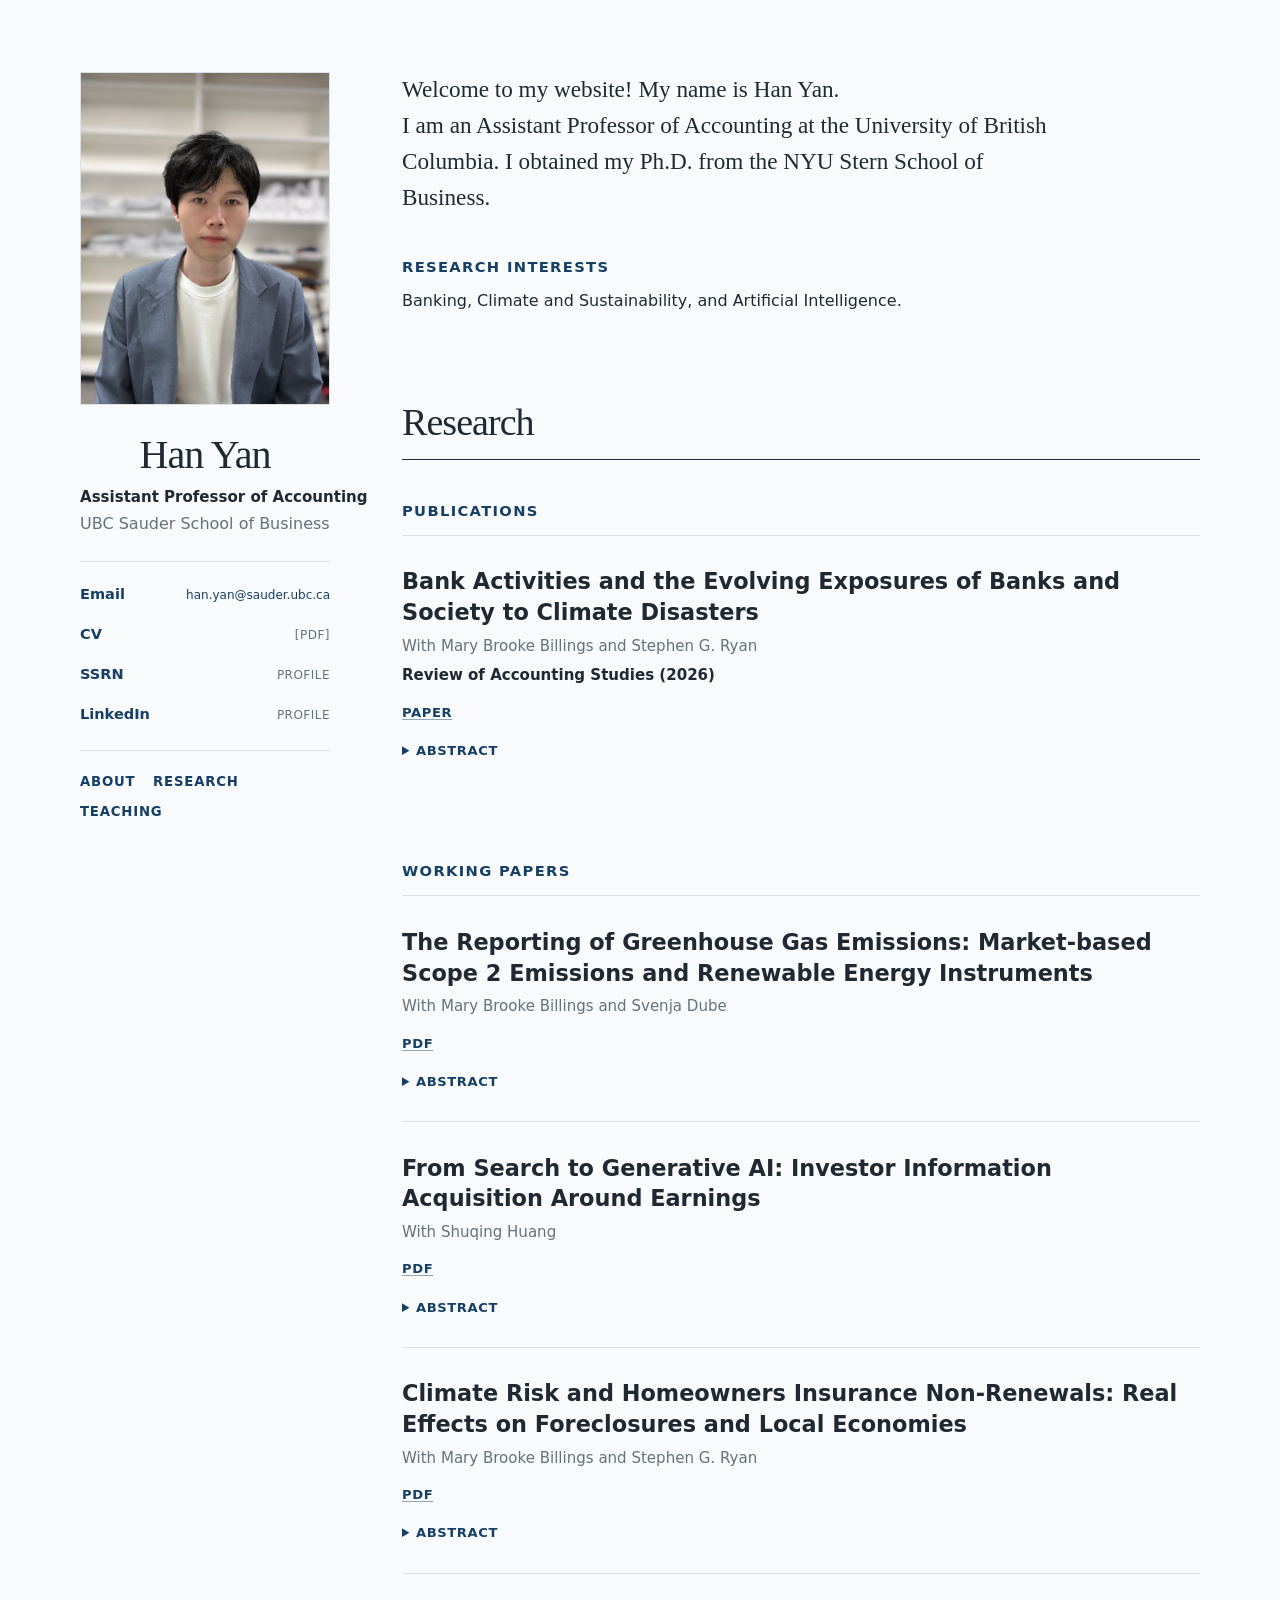
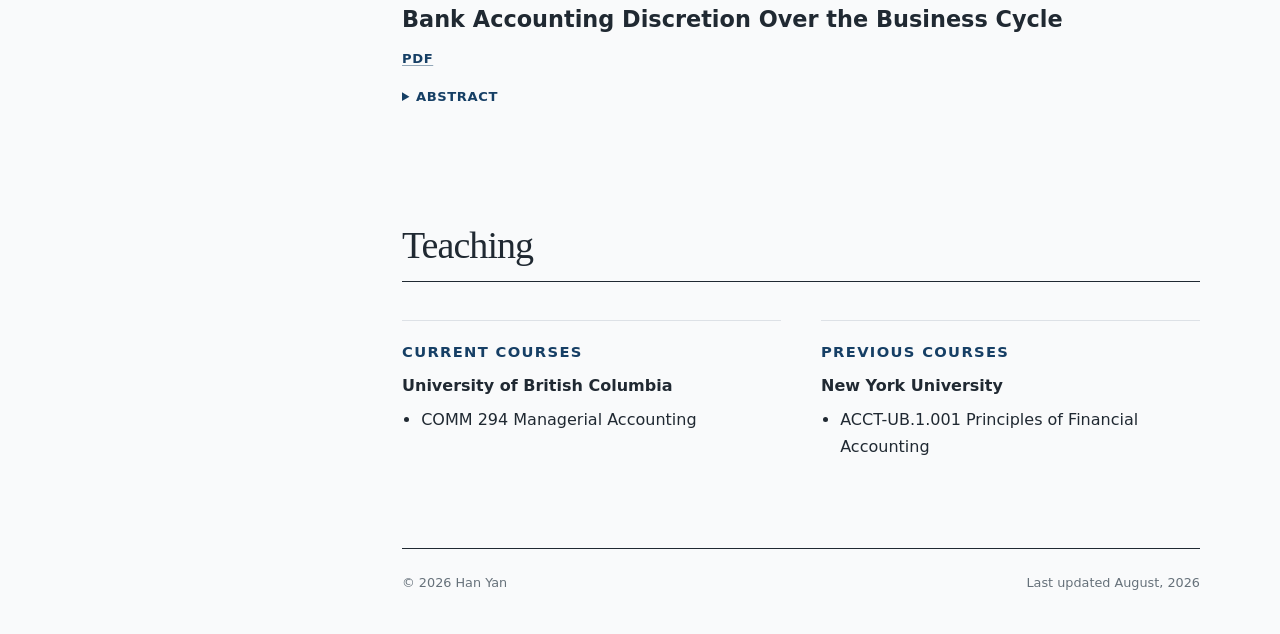
<file: index.html>
<!doctype html>
<html lang="en">
  <head>
    <meta charset="utf-8">
    <meta name="description" content="Academic website for Han Yan, Assistant Professor of Accounting at the UBC Sauder School of Business.">
    <meta name="theme-color" content="#ffffff">
    <title>Han Yan | UBC Sauder School of Business</title>
    <!-- EASY MAINTENANCE: Change fonts, colors, widths, and spacing in site-settings.css. -->
    <link rel="stylesheet" href="site-settings.css?v=20260725-8">
    <link rel="stylesheet" href="style.css?v=20260725-8">
    <!-- SEO: Structured data helps Google associate this page with the name "Han Yan" and UBC. Keep in sync with the profile links below if they change. -->
    <script type="application/ld+json">
    {
      "@context": "https://schema.org",
      "@type": "Person",
      "name": "Han Yan",
      "url": "https://hanyan01.github.io",
      "image": "https://hanyan01.github.io/assets/profile.jpg",
      "jobTitle": "Assistant Professor of Accounting",
      "affiliation": {
        "@type": "CollegeOrUniversity",
        "name": "UBC Sauder School of Business",
        "alternateName": "UBC",
        "url": "https://www.sauder.ubc.ca"
      },
      "alumniOf": {
        "@type": "CollegeOrUniversity",
        "name": "NYU Stern School of Business"
      },
      "email": "mailto:han.yan@sauder.ubc.ca",
      "sameAs": [
        "https://papers.ssrn.com/sol3/cf_dev/AbsByAuth.cfm?per_id=5510582",
        "https://www.linkedin.com/in/yan-han-266a1a36/"
      ]
    }
    </script>
  </head>
  <body>
    <a class="skip-link" href="#main-content">Skip to main content</a>

    <div class="site-shell">
      <aside class="profile" aria-labelledby="profile-name">
        <div class="profile-inner">
          <img
            class="profile-photo"
            src="assets/profile.jpg?v=20260809-1"
            alt="Han Yan"
            width="480"
            height="640"
          >

          <header class="profile-heading">
            <h1 id="profile-name">Han Yan</h1>
            <p class="profile-title">Assistant Professor of Accounting</p>
            <p class="profile-affiliation">UBC Sauder School of Business</p>
          </header>

          <!-- UPDATE: PROFILE LINKS — Replace the URLs below when your profiles change. -->
          <div class="profile-links" aria-label="Profile links">
            <a class="profile-link" href="mailto:han.yan@sauder.ubc.ca">
              <span>Email</span>
              <span class="contact-address">han.yan@sauder.ubc.ca</span>
            </a>
            <a
              class="profile-link"
              href="assets/Han_Yan_CV_Editable.pdf?v=20260809-2"
              target="_blank"
              rel="noopener noreferrer"
            >
              <span>CV</span>
              <span aria-hidden="true">[PDF]</span>
            </a>
            <a
              class="profile-link"
              href="https://papers.ssrn.com/sol3/cf_dev/AbsByAuth.cfm?per_id=5510582"
              target="_blank"
              rel="noopener noreferrer"
            >
              <span>SSRN</span>
              <span aria-hidden="true">Profile</span>
            </a>
            <a
              class="profile-link"
              href="https://www.linkedin.com/in/yan-han-266a1a36/"
              target="_blank"
              rel="noopener noreferrer"
            >
              <span>LinkedIn</span>
              <span aria-hidden="true">Profile</span>
            </a>
          </div>

          <nav class="section-nav" aria-label="Page sections">
            <a href="#about">About</a>
            <a href="#research">Research</a>
            <a href="#teaching">Teaching</a>
          </nav>
        </div>
      </aside>

      <main id="main-content" tabindex="-1">
        <section id="about" class="content-section intro-section" aria-label="About Han Yan">
          <!-- UPDATE: BIOGRAPHY — Replace this short factual introduction with the approved biography. -->
          <p class="lead">
            Welcome to my website! My name is Han Yan.<br>
            I am an Assistant Professor of Accounting at the University of British
            Columbia. I obtained my Ph.D. from the NYU Stern School of Business.
          </p>

          <div class="interest-block">
            <h3>Research interests</h3>
            <p class="interest-copy">Banking, Climate and Sustainability, and Artificial Intelligence.</p>
          </div>
        </section>

        <section id="research" class="content-section" aria-labelledby="research-heading">
          <div class="section-heading">
            <h2 id="research-heading">Research</h2>
          </div>

          <section class="research-group" aria-labelledby="publications-heading">
            <div class="subsection-heading">
              <h3 id="publications-heading">Publications</h3>
            </div>

            <!-- UPDATE: RESEARCH PAPERS — Replace this message with one .paper entry per publication. -->
            <!-- UPDATE: PUBLICATION STATUS — Enter the journal, year, and current publication status in .paper-status. -->
            <!--
              PAPER TEMPLATE (copy into .paper-list):
              <article class="paper">
                <h4 class="paper-title">Paper title</h4>
                <p class="paper-authors">With coauthor names</p>
                <p class="paper-status">Journal or current status</p>
                <div class="paper-links" aria-label="Resources for Paper title">
                  <a href="URL">Paper</a>
                  <a href="URL">Data</a>
                  <a href="URL">Code</a>
                  <a href="URL">Slides</a>
                </div>
                <details>
                  <summary>Abstract</summary>
                  <p>Approved abstract text.</p>
                </details>
              </article>
            -->
            <div class="paper-list">
              <article class="paper">
                <h4 class="paper-title">Bank Activities and the Evolving Exposures of Banks and Society to Climate Disasters</h4>
                <p class="paper-authors">With Mary Brooke Billings and Stephen G. Ryan</p>
                <p class="paper-status">Review of Accounting Studies (2026)</p>
                <div
                  class="paper-links"
                  aria-label="Resources for Bank Activities and the Evolving Exposures of Banks and Society to Climate Disasters"
                >
                  <a
                    href="https://link.springer.com/article/10.1007/s11142-026-09968-x"
                    target="_blank"
                    rel="noopener noreferrer"
                  >Paper</a>
                </div>
                <details>
                  <summary>Abstract</summary>
                  <p>
                    Research finds that climate disasters have had minimal effects on banks&rsquo; performance to date, and it has devoted limited attention to how banks shape societal exposure to the disasters. This study addresses this puzzle and gap. Examining the share price reactions of banks affected by billion-dollar disasters from 1994&ndash;2024, we find that on average these banks lost market value around the disasters exceeding 10 percent of the estimated damages, with this percentage more than doubling during the sample period. We next show that banks&rsquo; county-level mortgage lending is positively associated with property exposures to disasters and FEMA appropriations when disasters occur. Finally, we show that banks open new branches in counties that experience growth in socially advantaged population, especially counties with high climate risks. Given accelerating climate change, property-casualty insurers backing away from climate-risky counties, and FEMA&rsquo;s uncertain status, our evidence highlights growing climate-related costs for banks and society.
                  </p>
                </details>
              </article>
            </div>
          </section>

          <section class="research-group" aria-labelledby="working-papers-heading">
            <div class="subsection-heading">
              <h3 id="working-papers-heading">Working Papers</h3>
            </div>

            <!-- UPDATE: RESEARCH PAPERS — Use the paper template above for each working paper. Omit .paper-status; working papers don't show a status line. Use a single "PDF" link: point it to the SSRN URL if one exists, otherwise to the local assets/ PDF. -->
            <div class="paper-list">
              <article class="paper">
                <h4 class="paper-title">The Reporting of Greenhouse Gas Emissions: Market-based Scope 2 Emissions and Renewable Energy Instruments</h4>
                <p class="paper-authors">With Mary Brooke Billings and Svenja Dube</p>
                <div
                  class="paper-links"
                  aria-label="Resources for The Reporting of Greenhouse Gas Emissions: Market-based Scope 2 Emissions and Renewable Energy Instruments"
                >
                  <a
                    href="https://papers.ssrn.com/sol3/papers.cfm?abstract_id=6888718"
                    target="_blank"
                    rel="noopener noreferrer"
                  >PDF</a>
                </div>
                <details>
                  <summary>Abstract</summary>
                  <p>
                    We examine whether the current protocol for reporting Scope 2 greenhouse gas emissions motivates firms to direct their decarbonization efforts toward the use of market-based instruments to &ldquo;buy-down&rdquo; their environmental impact as opposed to engaging in real mitigation activities that offer greater credibility and impact in the context of global efforts to decarbonize. To do so, we conduct a difference-in-differences analysis surrounding the release of Scope 2 guidance by the Greenhouse Gas Protocol in 2015, which introduced the dual reporting of both a location-based and a market-based method for calculating emissions. Our findings suggest that the introduction of the market-based approach (which allows the purchase of renewable energy instruments to reduce reported emissions) prompted firms to change the nature of their mitigation efforts. In particular, our evidence indicates that market-based reporting motivated firms to choose cost-efficient means to achieve emissions targets at the expense of changes in real behavior that create additionality&mdash;i.e., the creation of policies or other interventions that result in emissions reductions over and above what would have occurred independently. We further show that this shift is stronger among firms with active (and more ambitious) Scope 2 emissions targets, consistent with targets increasing the demand for reported reductions when near-term physical abatement is costly. Overall, our evidence highlights how emissions reporting protocols can shape firms&rsquo; efforts to achieve emission-reduction goals, with direct implications for ongoing Scope 2 standard-setting debates as well as the mapping of firms&rsquo; contractual claims to their real-world emissions impact.
                  </p>
                </details>
              </article>
              <article class="paper">
                <h4 class="paper-title">From Search to Generative AI: Investor Information Acquisition Around Earnings</h4>
                <p class="paper-authors">With Shuqing Huang</p>
                <div
                  class="paper-links"
                  aria-label="Resources for From Search to Generative AI: Investor Information Acquisition Around Earnings"
                >
                  <a
                    href="https://papers.ssrn.com/sol3/papers.cfm?abstract_id=7221562"
                    target="_blank"
                    rel="noopener noreferrer"
                  >PDF</a>
                </div>
                <details>
                  <summary>Abstract</summary>
                  <p>
                    Generative AI (GenAI) platforms are increasingly used to interpret public financial disclosures, potentially reshaping investor information acquisition. Using daily web-traffic data for leading GenAI platforms and major search engines, we document a pronounced reallocation of investor attention toward GenAI on earnings-announcement days, while traditional search traffic shows no comparable response. This shift is stronger when announcing firms are more complex, earnings surprises are larger, and retail participation is higher. GenAI platforms also generate disproportionately more referral traffic to free financial websites during earnings periods, consistent with investors using GenAI as a gateway for financial information. At the firm level, greater GenAI activity during earnings periods is associated with lower illiquidity and narrower bid-ask spreads, concentrated among high-retail-attention firms. These effects are specific to earnings announcements and attenuate after Google integrates synthesis into its search interface. Overall, the evidence suggests GenAI is broadening access to interpreted financial information around earnings disclosures.
                  </p>
                </details>
              </article>
              <article class="paper">
                <h4 class="paper-title">Climate Risk and Homeowners Insurance Non-Renewals: Real Effects on Foreclosures and Local Economies</h4>
                <p class="paper-authors">With Mary Brooke Billings and Stephen G. Ryan</p>
                <div
                  class="paper-links"
                  aria-label="Resources for Climate Risk and Homeowners Insurance Non-Renewals: Real Effects on Foreclosures and Local Economies"
                >
                  <a
                    href="https://papers.ssrn.com/sol3/papers.cfm?abstract_id=7273638"
                    target="_blank"
                    rel="noopener noreferrer"
                  >PDF</a>
                </div>
                <details>
                  <summary>Abstract</summary>
                  <p>
                    Research shows that increased homeowners insurance premiums strain household finances and that home foreclosures depress local economic activity. Motivated by the growing uninsurability of homes in climate-risky areas, we examine effects of insurer-initiated nonrenewals of homeowners insurance policies using county-year non-renewals during 2018-2023 from the U.S. Senate Budget Committee. We expect that non-renewals have more economically and socially adverse effects than premium increases because non-renewals suggest insurers cannot adequately evaluate, manage, or price risks, and because mortgage contracts require hazard insurance on the mortgaged property. We first show that non-renewals are positively associated with three-year average climate-disaster damages in that county and in other counties in the state, with these associations concentrated in states that are served by financially weaker insurers, that require pre-approval of insurance rates, and that experience more uncertain climate-disaster losses. We then estimate the effects of non-renewals on foreclosures and local economic variables using a shift-share-style instrument for non-renewals and find that instrumented non-renewals are significantly positively associated with foreclosure rates, with this association concentrated in states with fewer insurers, no insurer of last resort, and non-judicial foreclosure. We further find that these effects of non-renewals are concentrated in counties with more socially vulnerable populations. Lastly, we find that instrumented non-renewals are associated with reduced housing values (especially for low-value properties), retail sales, and homeownership rates, with most of these effects being larger in high-foreclosure counties. Our findings suggest that preserving housing insurability given accelerating climate change is a central challenge for policymakers.
                  </p>
                </details>
              </article>
              <article class="paper">
                <h4 class="paper-title">Bank Accounting Discretion Over the Business Cycle</h4>
                <div
                  class="paper-links"
                  aria-label="Resources for Bank Accounting Discretion Over the Business Cycle"
                >
                  <a
                    href="https://papers.ssrn.com/sol3/papers.cfm?abstract_id=5011041"
                    target="_blank"
                    rel="noopener noreferrer"
                  >PDF</a>
                </div>
                <details>
                  <summary>Abstract</summary>
                  <p>
                    This paper documents cross-sectional variation in how banks exercise accounting discretion over the business cycle, and it examines the effects of this behavior on banks&rsquo; financial intermediation activities and financial stability. I show that while banks with substantial core deposit bases manage loan loss provisions to smooth earnings over the business cycle, consistent with prior literature, banks with limited core deposits exhibit the opposite behavior. Specifically, they understate provisions during economic upturns and thus overstate them during downturns. This pattern is driven by risk-taking incentives: banks with fewer core deposits reduce provisions in good times to attract wholesale funding, thereby increasing their lending capacity. Additionally, I find that this loan growth enhances these banks&rsquo; ability to delay provisions, which in turn facilitates more wholesale funding and lending. This feedback mechanism interacts with the risk-taking channel, functioning as an &ldquo;accounting accelerator.&rdquo; However, because wholesale funding is information sensitive and loan loss provisions cannot be delayed through bad times, the accounting-driven credit expansion in good times also exacerbates the severity of economic downturns, amplifying business cycle fluctuations and threatening financial stability.
                  </p>
                </details>
              </article>
            </div>
          </section>
        </section>

        <section id="teaching" class="content-section" aria-labelledby="teaching-heading">
          <div class="section-heading">
            <h2 id="teaching-heading">Teaching</h2>
          </div>

          <!-- UPDATE: TEACHING — Replace the messages below with approved current and previous course lists. -->
          <div class="teaching-grid">
            <section aria-labelledby="current-courses-heading">
              <h3 id="current-courses-heading">Current courses</h3>
              <div class="teaching-entry">
                <p class="teaching-institution">University of British Columbia</p>
                <ul class="course-list">
                  <li>COMM 294 Managerial Accounting</li>
                </ul>
              </div>
            </section>
            <section aria-labelledby="previous-courses-heading">
              <h3 id="previous-courses-heading">Previous courses</h3>
              <div class="teaching-entry">
                <p class="teaching-institution">New York University</p>
                <ul class="course-list">
                  <li>ACCT-UB.1.001 Principles of Financial Accounting</li>
                </ul>
              </div>
            </section>
          </div>
        </section>

        <footer class="site-footer">
          <p>&copy; 2026 Han Yan</p>
          <!-- UPDATE: LAST-UPDATED DATE — Change both the visible date and the datetime value. -->
          <p>Last updated <time datetime="2026-08">August, 2026</time></p>
        </footer>
      </main>
    </div>
  </body>
</html>
</file>
<file: site-settings.css>
/*
  EASY-EDIT SETTINGS
  Change values in this file to adjust the desktop website.
  The structural rules stay in style.css and normally do not need editing.
*/

:root {
  /* Colors */
  --background: #f9fafb;
  --surface: #f9fafb;
  --text: #202932;
  --muted: #66717a;
  --accent: #163f65;
  --accent-soft: #dbe5ed;
  --rule: #dde1e6;

  /* Fonts */
  --sans-font: Inter, ui-sans-serif, system-ui, -apple-system, BlinkMacSystemFont,
    "Segoe UI", sans-serif;
  --serif-font: Georgia, "Times New Roman", serif;
  --body-font-size: 16px;
  --body-line-height: 1.7;
  --profile-name-size: 2.5rem;
  --profile-name-alignment: center;
  --profile-title-size: 0.94rem;
  --section-heading-size: 2.375rem;
  --lead-text-size: 1.45rem;
  --paper-title-size: 1.4rem;
  --label-heading-size: 0.92rem;

  /* Desktop layout */
  --minimum-page-width: 980px;
  --page-width: 1120px;
  --profile-column-width: 250px;
  --column-gap: 4.5rem;
  --page-padding-top: 4.5rem;
  --page-padding-bottom: 2.5rem;
  --section-spacing: 5.5rem;
  --sticky-profile-top: 2.5rem;

  /* Profile photograph */
  --photo-ratio: 3 / 4;
  --photo-position: center;
}
</file>
<file: style.css>
*,
*::before,
*::after {
  box-sizing: border-box;
}

html {
  background-color: var(--background);
  color-scheme: light;
  scroll-behavior: auto;
  scroll-padding-top: 2rem;
}

body {
  min-width: var(--minimum-page-width);
  margin: 0;
  background-color: var(--background);
  color: var(--text);
  font-family: var(--sans-font);
  font-size: var(--body-font-size);
  line-height: var(--body-line-height);
  overflow-wrap: break-word;
}

a {
  color: var(--accent);
  text-decoration-color: color-mix(in srgb, var(--accent) 45%, transparent);
  text-decoration-thickness: 0.08em;
  text-underline-offset: 0.18em;
}

a:hover {
  text-decoration-color: currentColor;
}

a:focus-visible,
summary:focus-visible {
  border-radius: 0.15rem;
  outline: 3px solid var(--accent-soft);
  outline-offset: 3px;
}

.skip-link {
  position: fixed;
  top: 0.75rem;
  left: 0.75rem;
  z-index: 20;
  padding: 0.6rem 0.85rem;
  background: var(--surface);
  border: 1px solid var(--accent);
  transform: translateY(-200%);
}

.skip-link:focus {
  transform: translateY(0);
}

.site-shell {
  display: grid;
  grid-template-columns: var(--profile-column-width) minmax(0, 1fr);
  gap: var(--column-gap);
  width: min(calc(100% - 3rem), var(--page-width));
  margin: 0 auto;
  padding: var(--page-padding-top) 0 var(--page-padding-bottom);
}

.site-shell,
.profile,
.profile-inner,
main,
.content-section,
footer {
  background-color: var(--background);
}

.profile,
main {
  min-width: 0;
}

.profile-inner {
  position: sticky;
  top: var(--sticky-profile-top);
}

.profile-photo {
  display: block;
  width: 100%;
  height: auto;
  aspect-ratio: var(--photo-ratio);
  object-fit: cover;
  object-position: var(--photo-position);
  background: #e7e7e1;
  border: 1px solid var(--rule);
}

.profile-heading {
  padding: 1.5rem 0 1.35rem;
  border-bottom: 1px solid var(--rule);
}

h1,
h2,
h3,
h4,
p {
  margin-top: 0;
}

h1,
h2 {
  font-family: var(--serif-font);
  font-weight: 500;
  letter-spacing: -0.025em;
}

h1 {
  margin: 0.2rem 0 0.55rem;
  font-size: var(--profile-name-size);
  line-height: 1.12;
  text-align: var(--profile-name-alignment);
}

.profile-title,
.profile-affiliation {
  margin-bottom: 0.2rem;
  line-height: 1.5;
}

.profile-title {
  font-size: var(--profile-title-size);
  font-weight: 650;
  white-space: nowrap;
}

.profile-affiliation {
  color: var(--muted);
}

.profile-links {
  padding: 0.9rem 0;
  border-bottom: 1px solid var(--rule);
}

.profile-link {
  display: flex;
  align-items: baseline;
  justify-content: space-between;
  gap: 1rem;
  min-height: 2.5rem;
  padding: 0.4rem 0;
  font-size: 0.91rem;
  font-weight: 650;
  text-decoration: none;
}

.profile-link span:last-child {
  color: var(--muted);
  font-size: 0.75rem;
  font-weight: 500;
  letter-spacing: 0.04em;
  text-align: right;
  text-transform: uppercase;
}

.profile-link span.contact-address {
  color: var(--accent);
  letter-spacing: 0;
  text-transform: none;
  white-space: nowrap;
}

.pending-link {
  color: var(--text);
}

.section-nav {
  display: flex;
  flex-wrap: wrap;
  gap: 0.5rem 1.1rem;
  padding-top: 1.2rem;
}

.section-nav a {
  font-size: 0.83rem;
  font-weight: 700;
  letter-spacing: 0.06em;
  text-decoration: none;
  text-transform: uppercase;
}

.content-section {
  padding: 0 0 var(--section-spacing);
}

.section-heading {
  padding-bottom: 0.9rem;
  border-bottom: 1px solid var(--text);
}

.section-heading h2 {
  margin: 0;
  font-size: var(--section-heading-size);
  line-height: 1.1;
}

.lead {
  max-width: 42rem;
  margin: 2.5rem 0 2rem;
  font-family: var(--serif-font);
  font-size: var(--lead-text-size);
  line-height: 1.55;
}

.intro-section .lead {
  margin-top: 0;
}

.interest-block,
.research-group,
.teaching-grid {
  margin-top: 2.4rem;
}

.interest-block h3,
.subsection-heading h3,
.teaching-grid h3 {
  margin-bottom: 0.5rem;
  color: var(--accent);
  font-size: var(--label-heading-size);
  font-weight: 750;
  letter-spacing: 0.09em;
  text-transform: uppercase;
}

.placeholder-copy,
.empty-state {
  color: var(--muted);
  font-style: italic;
}

.interest-copy {
  margin-bottom: 0;
}

.research-group + .research-group {
  margin-top: 4.25rem;
}

.subsection-heading {
  display: flex;
  align-items: baseline;
  justify-content: space-between;
  gap: 1.5rem;
  padding-bottom: 0.75rem;
}

.subsection-heading h3,
.subsection-heading p {
  margin-bottom: 0;
}

.subsection-heading p {
  color: var(--muted);
  font-size: 0.82rem;
}

.paper-list {
  border-top: 1px solid var(--rule);
}

.empty-state {
  margin: 0;
  padding: 1.3rem 0;
  border-bottom: 1px solid var(--rule);
}

.paper {
  padding: 1.9rem 0 1.75rem;
  border-bottom: 1px solid var(--rule);
}

.paper:last-child {
  border-bottom: none;
}

.paper-title {
  margin-bottom: 0.35rem;
  font-family: var(--sans-font);
  font-size: var(--paper-title-size);
  font-weight: 650;
  line-height: 1.38;
}

.paper-authors,
.paper-status {
  margin-bottom: 0.25rem;
  color: var(--muted);
  font-size: 0.94rem;
}

.paper-status {
  color: var(--text);
  font-weight: 650;
}

.paper-links {
  display: flex;
  flex-wrap: wrap;
  gap: 0.55rem 1rem;
  margin-top: 0.8rem;
}

.paper-links a,
details summary {
  font-size: 0.82rem;
  font-weight: 700;
  letter-spacing: 0.045em;
  text-transform: uppercase;
}

details {
  margin-top: 1rem;
}

details summary {
  width: fit-content;
  color: var(--accent);
  cursor: pointer;
}

details p {
  max-width: 46rem;
  margin: 0.9rem 0 0;
  padding-left: 1rem;
  border-left: 2px solid var(--accent-soft);
  color: var(--muted);
}

.teaching-grid {
  display: grid;
  grid-template-columns: repeat(2, minmax(0, 1fr));
  gap: 2.5rem;
}

.teaching-grid section {
  padding-top: 1.1rem;
  border-top: 1px solid var(--rule);
}

.teaching-institution {
  margin-bottom: 0.45rem;
  font-weight: 650;
}

.teaching-entry + .teaching-entry {
  margin-top: 1.1rem;
}

.course-list {
  margin: 0;
  padding-left: 1.2rem;
}

.site-footer {
  display: flex;
  justify-content: space-between;
  gap: 1.5rem;
  padding-top: 1.4rem;
  border-top: 1px solid var(--text);
  color: var(--muted);
  font-size: 0.8rem;
}

.site-footer p {
  margin-bottom: 0;
}
</file>
